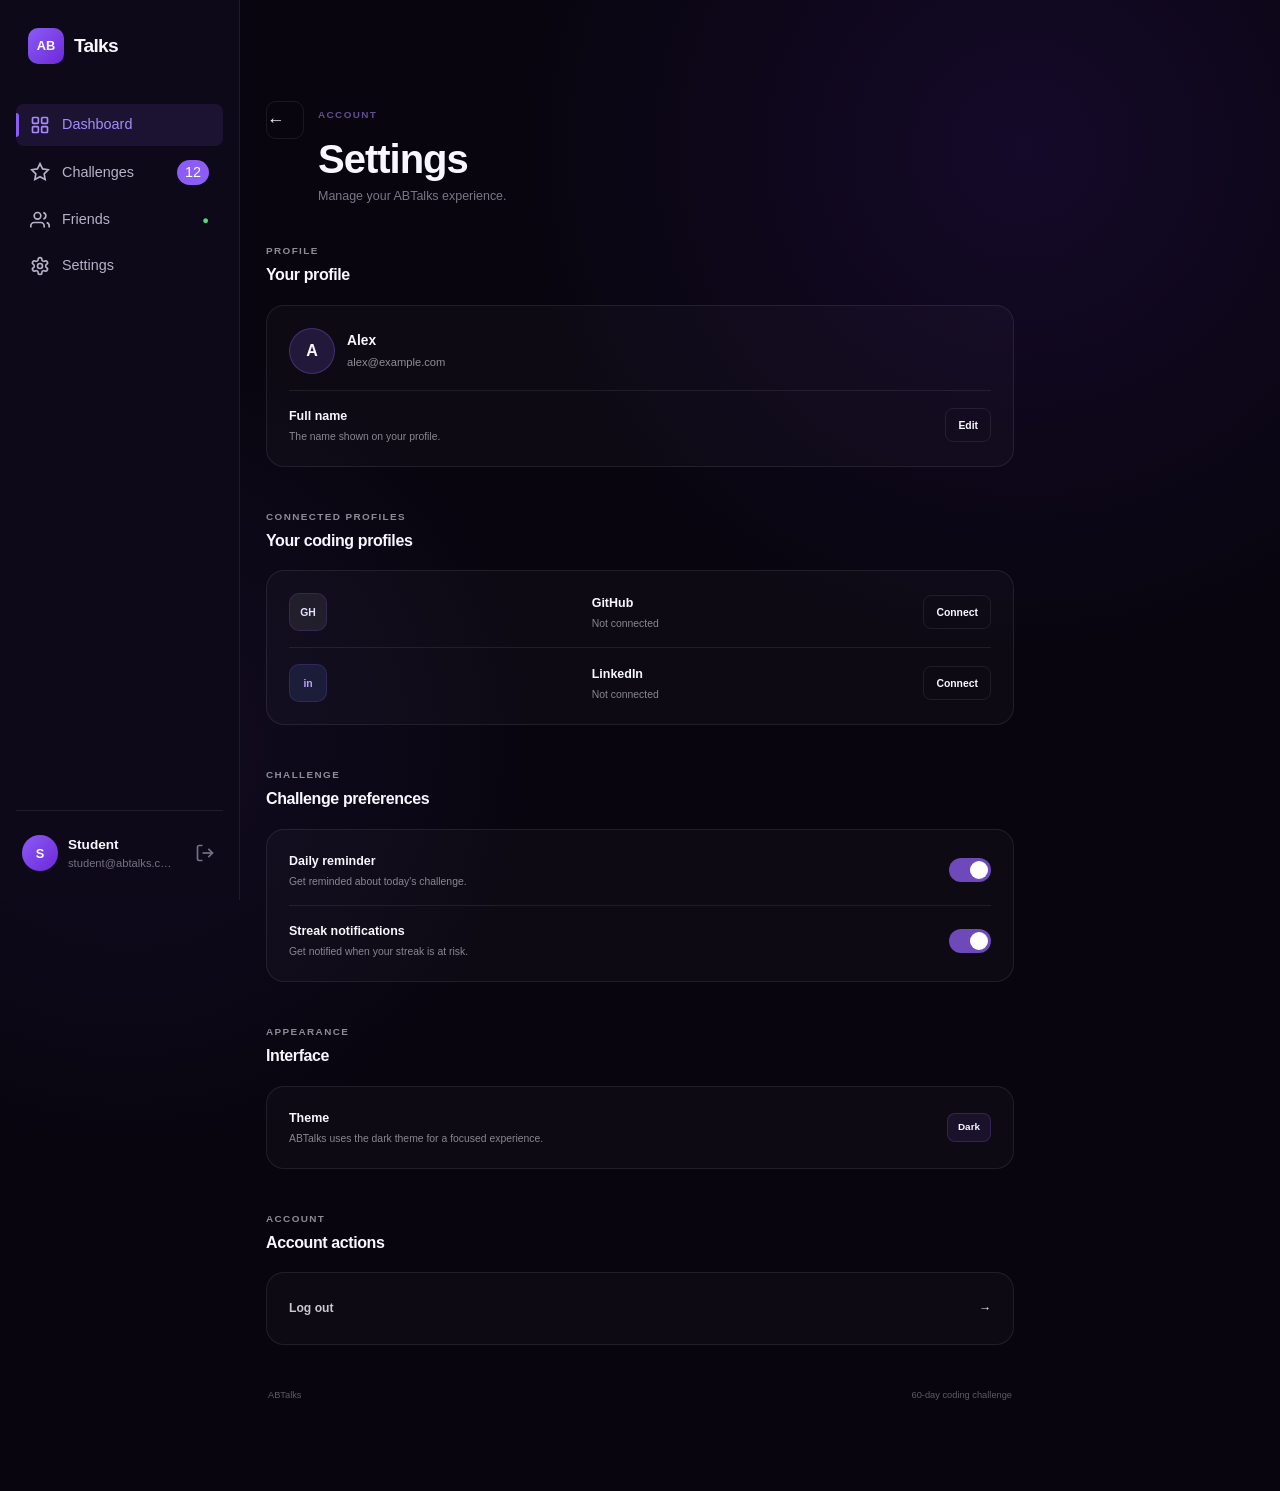
<file: settings.html>
<!DOCTYPE html>
<html lang="en">

<head>
    <meta charset="UTF-8">

    <meta
        name="viewport"
        content="width=device-width, initial-scale=1.0"
    >

    <title>Settings | ABTalks</title>

    <link
        rel="stylesheet"
        href="css/style.css"
    
    >
       <link rel="stylesheet" href="css/sidebar.css"> 

</head>

<body>
    <!-- ============================================================
         SIDEBAR (Desktop & Tablet) - ALWAYS VISIBLE ON DESKTOP
         ============================================================ -->
    <aside class="sidebar-nav" id="sidebarNav">
        <div class="sidebar-brand">
            <span class="brand-icon">AB</span>
            <span class="brand-name">Talks</span>
        </div>
        <nav class="sidebar-menu">
            <a href="student_dashboard.html" class="sidebar-link active" data-page="dashboard">
                <svg class="sidebar-icon" viewBox="0 0 24 24" fill="none" stroke="currentColor" stroke-width="2">
                    <rect x="3" y="3" width="7" height="7" rx="1"/>
                    <rect x="14" y="3" width="7" height="7" rx="1"/>
                    <rect x="3" y="14" width="7" height="7" rx="1"/>
                    <rect x="14" y="14" width="7" height="7" rx="1"/>
                </svg>
                <span>Dashboard</span>
            </a>
            <a href="challenge_day.html" class="sidebar-link" data-page="challenges">
                <svg class="sidebar-icon" viewBox="0 0 24 24" fill="none" stroke="currentColor" stroke-width="2">
                    <path d="M12 2L15.09 8.26L22 9.27L17 14.14L18.18 21.02L12 17.77L5.82 21.02L7 14.14L2 9.27L8.91 8.26L12 2Z"/>
                </svg>
                <span>Challenges</span>
                <span class="badge">12</span>
            </a>
            <a href="friends.html" class="sidebar-link" data-page="friends">
                <svg class="sidebar-icon" viewBox="0 0 24 24" fill="none" stroke="currentColor" stroke-width="2">
                    <path d="M17 21v-2a4 4 0 0 0-4-4H5a4 4 0 0 0-4 4v2"/>
                    <circle cx="9" cy="7" r="4"/>
                    <path d="M23 21v-2a4 4 0 0 0-3-3.87"/>
                    <path d="M16 3.13a4 4 0 0 1 0 7.75"/>
                </svg>
                <span>Friends</span>
                <span class="badge online-dot">●</span>
            </a>
            <a href="settings.html" class="sidebar-link" data-page="settings">
                <svg class="sidebar-icon" viewBox="0 0 24 24" fill="none" stroke="currentColor" stroke-width="2">
                    <path d="M12.22 2h-.44a2 2 0 0 0-2 2v.18a2 2 0 0 1-1 1.73l-.43.25a2 2 0 0 1-2 0l-.15-.08a2 2 0 0 0-2.73.73l-.22.38a2 2 0 0 0 .73 2.73l.15.1a2 2 0 0 1 1 1.72v.51a2 2 0 0 1-1 1.74l-.15.09a2 2 0 0 0-.73 2.73l.22.38a2 2 0 0 0 2.73.73l.15-.08a2 2 0 0 1 2 0l.43.25a2 2 0 0 1 1 1.73V20a2 2 0 0 0 2 2h.44a2 2 0 0 0 2-2v-.18a2 2 0 0 1 1-1.73l.43-.25a2 2 0 0 1 2 0l.15.08a2 2 0 0 0 2.73-.73l.22-.39a2 2 0 0 0-.73-2.73l-.15-.08a2 2 0 0 1-1-1.74v-.5a2 2 0 0 1 1-1.74l.15-.09a2 2 0 0 0 .73-2.73l-.22-.38a2 2 0 0 0-2.73-.73l-.15.08a2 2 0 0 1-2 0l-.43-.25a2 2 0 0 1-1-1.73V4a2 2 0 0 0-2-2z"/>
                    <circle cx="12" cy="12" r="3"/>
                </svg>
                <span>Settings</span>
            </a>
        </nav>
        <div class="sidebar-footer">
            <div class="user-profile">
                <div class="user-avatar">S</div>
                <div class="user-info">
                    <span class="user-name">Student</span>
                    <span class="user-email">student@abtalks.com</span>
                </div>
            </div>
            <button class="logout-btn" title="Logout">
                <svg viewBox="0 0 24 24" fill="none" stroke="currentColor" stroke-width="2">
                    <path d="M9 21H5a2 2 0 0 1-2-2V5a2 2 0 0 1 2-2h4"/>
                    <polyline points="16 17 21 12 16 7"/>
                    <line x1="21" y1="12" x2="9" y2="12"/>
                </svg>
            </button>
        </div>
    </aside>
    <div class="sidebar-overlay" id="sidebarOverlay"></div>
    <button class="sidebar-toggle" id="sidebarToggle" aria-label="Toggle sidebar">☰</button>


    <div class="app-shell">

        <!-- =========================================
             MOBILE / RESPONSIVE NAVIGATION
        ========================================== -->

        <nav class="app-nav">

            <div class="nav-brand">
                <span class="brand-mark">A</span>
                <span class="brand-name">ABTalks</span>
            </div>

            <div class="nav-links">

                <a href="student_dashboard.html">
                    Dashboard
                </a>

                <a href="challenge_day.html">
                    Challenge
                </a>

                <a
                    href="settings.html"
                    class="active"
                >
                    Settings
                </a>

            </div>

        </nav>


        <!-- =========================================
             MAIN CONTENT
        ========================================== -->

        <main class="settings-page">

            <!-- Header -->

            <header class="page-header">

                <button
                    class="back-button"
                    type="button"
                    onclick="goBack()"
                    aria-label="Go back"
                >
                    ←
                </button>

                <div>

                    <span class="eyebrow">
                        ACCOUNT
                    </span>

                    <h1>
                        Settings
                    </h1>

                    <p>
                        Manage your ABTalks experience.
                    </p>

                </div>

            </header>


            <!-- =====================================
                 PROFILE
            ====================================== -->

            <section class="settings-section">

                <div class="section-heading">

                    <span class="section-label">
                        PROFILE
                    </span>

                    <h2>
                        Your profile
                    </h2>

                </div>


                <div class="settings-card">

                    <div class="profile-settings">

                        <div class="settings-avatar">
                            A
                        </div>

                        <div class="profile-info">

                            <strong
                                data-student-name
                            >
                                Alex
                            </strong>

                            <span
                                data-student-email
                            >
                                alex@example.com
                            </span>

                        </div>

                    </div>


                    <div class="settings-divider"></div>


                    <div class="setting-row">

                        <div class="setting-content">

                            <strong>
                                Full name
                            </strong>

                            <span>
                                The name shown on your profile.
                            </span>

                        </div>

                        <button
                            class="settings-action"
                            type="button"
                            data-edit-profile
                        >
                            Edit
                        </button>

                    </div>

                </div>

            </section>


            <!-- =====================================
                 CONNECTED PROFILES
            ====================================== -->

            <section class="settings-section">

                <div class="section-heading">

                    <span class="section-label">
                        CONNECTED PROFILES
                    </span>

                    <h2>
                        Your coding profiles
                    </h2>

                </div>


                <div class="settings-card">


                    <!-- GitHub -->

                    <div class="connection-row">

                        <div class="connection-icon github-icon">
                            GH
                        </div>

                        <div class="connection-info">

                            <strong>
                                GitHub
                            </strong>

                            <span
                                data-github-status
                            >
                                Not connected
                            </span>

                        </div>

                        <button
                            class="settings-action"
                            type="button"
                            data-github-action
                        >
                            Connect
                        </button>

                    </div>


                    <div class="settings-divider"></div>


                    <!-- LinkedIn -->

                    <div class="connection-row">

                        <div class="connection-icon linkedin-icon">
                            in
                        </div>

                        <div class="connection-info">

                            <strong>
                                LinkedIn
                            </strong>

                            <span
                                data-linkedin-status
                            >
                                Not connected
                            </span>

                        </div>

                        <button
                            class="settings-action"
                            type="button"
                            data-linkedin-action
                        >
                            Connect
                        </button>

                    </div>

                </div>

            </section>


            <!-- =====================================
                 CHALLENGE PREFERENCES
            ====================================== -->

            <section class="settings-section">

                <div class="section-heading">

                    <span class="section-label">
                        CHALLENGE
                    </span>

                    <h2>
                        Challenge preferences
                    </h2>

                </div>


                <div class="settings-card">


                    <!-- Reminder -->

                    <div class="setting-row">

                        <div class="setting-content">

                            <strong>
                                Daily reminder
                            </strong>

                            <span>
                                Get reminded about today's
                                challenge.
                            </span>

                        </div>

                        <label class="toggle">

                            <input
                                type="checkbox"
                                id="reminderToggle"
                                checked
                            >

                            <span class="toggle-slider"></span>

                        </label>

                    </div>


                    <div class="settings-divider"></div>


                    <!-- Streak notifications -->

                    <div class="setting-row">

                        <div class="setting-content">

                            <strong>
                                Streak notifications
                            </strong>

                            <span>
                                Get notified when your streak
                                is at risk.
                            </span>

                        </div>

                        <label class="toggle">

                            <input
                                type="checkbox"
                                id="streakToggle"
                                checked
                            >

                            <span class="toggle-slider"></span>

                        </label>

                    </div>

                </div>

            </section>


            <!-- =====================================
                 APPEARANCE
            ====================================== -->

            <section class="settings-section">

                <div class="section-heading">

                    <span class="section-label">
                        APPEARANCE
                    </span>

                    <h2>
                        Interface
                    </h2>

                </div>


                <div class="settings-card">

                    <div class="setting-row">

                        <div class="setting-content">

                            <strong>
                                Theme
                            </strong>

                            <span>
                                ABTalks uses the dark theme
                                for a focused experience.
                            </span>

                        </div>

                        <span class="theme-badge">
                            Dark
                        </span>

                    </div>

                </div>

            </section>


            <!-- =====================================
                 DANGER / ACCOUNT
            ====================================== -->

            <section class="settings-section">

                <div class="section-heading">

                    <span class="section-label">
                        ACCOUNT
                    </span>

                    <h2>
                        Account actions
                    </h2>

                </div>


                <div class="settings-card">

                    <button
                        class="danger-setting"
                        type="button"
                        data-logout
                    >

                        <span>
                            Log out
                        </span>

                        <span>
                            →
                        </span>

                    </button>

                </div>

            </section>


            <!-- Footer -->

            <footer class="settings-footer">

                <span>
                    ABTalks
                </span>

                <span>
                    60-day coding challenge
                </span>

            </footer>

        </main>

    </div>


    <!-- =========================================
         SCRIPTS
    ========================================== -->

    <script src="js/data.js"></script>

    <script src="js/app.js"></script>

    <script src="js/settings.js"></script>

</body>

</html>
</file>
<file: css/style.css>
/* =========================================================
   ABTALKS — GLOBAL STYLES
   ========================================================= */

:root {
    /* Backgrounds */
    --bg-main: #08050f;
    --bg-secondary: #0d0918;
    --bg-card: #120d1f;
    --bg-card-hover: #171026;
    --bg-input: #0b0713;

    /* Purple */
    --purple: #8b5cf6;
    --purple-light: #a78bfa;
    --purple-dark: #6d28d9;
    --purple-glow: rgba(139, 92, 246, 0.25);

    /* Text */
    --text-primary: #f8f7ff;
    --text-secondary: #b8b2c8;
    --text-muted: #777084;

    /* Borders */
    --border: rgba(255, 255, 255, 0.08);
    --border-hover: rgba(139, 92, 246, 0.45);

    /* Status */
    --success: #4ade80;
    --warning: #facc15;
    --danger: #f87171;

    /* Layout */
    --max-width: 1180px;
    --nav-width: 76px;

    /* Radius */
    --radius-sm: 8px;
    --radius-md: 14px;
    --radius-lg: 20px;
    --radius-xl: 28px;

    /* Shadows */
    --shadow-card:
        0 15px 50px rgba(0, 0, 0, 0.25);

    --shadow-purple:
        0 12px 35px rgba(109, 40, 217, 0.25);

    /* Transition */
    --transition: 0.25s ease;
}


/* =========================================================
   RESET
   ========================================================= */

* {
    margin: 0;
    padding: 0;
    box-sizing: border-box;
}

html {
    scroll-behavior: smooth;
}

body {
    min-height: 100vh;

    background:
        radial-gradient(
            circle at 80% 10%,
            rgba(109, 40, 217, 0.13),
            transparent 30%
        ),
        radial-gradient(
            circle at 10% 50%,
            rgba(139, 92, 246, 0.08),
            transparent 30%
        ),
        var(--bg-main);

    color: var(--text-primary);

    font-family:
        Inter,
        -apple-system,
        BlinkMacSystemFont,
        "Segoe UI",
        sans-serif;

    line-height: 1.5;

    overflow-x: hidden;
}

button,
input,
select,
textarea {
    font: inherit;
}

button {
    cursor: pointer;
}

a {
    color: inherit;
    text-decoration: none;
}

img {
    max-width: 100%;
    display: block;
}


/* =========================================================
   TYPOGRAPHY
   ========================================================= */

h1,
h2,
h3 {
    line-height: 1.15;
    letter-spacing: -0.025em;
}

h1 {
    font-size: clamp(2.2rem, 8vw, 4.8rem);
}

h2 {
    font-size: clamp(1.6rem, 5vw, 2.8rem);
}

h3 {
    font-size: 1.15rem;
}

p {
    color: var(--text-secondary);
}

.gradient-text {
    background:
        linear-gradient(
            120deg,
            #ffffff,
            var(--purple-light),
            var(--purple)
        );

    -webkit-background-clip: text;
    background-clip: text;
    color: transparent;
}

.eyebrow {
    display: inline-block;

    margin-bottom: 10px;

    color: var(--purple-light);

    font-size: 0.68rem;
    font-weight: 700;

    letter-spacing: 0.16em;
    text-transform: uppercase;
}


/* =========================================================
   BUTTONS
   ========================================================= */

.btn {
    display: inline-flex;

    align-items: center;
    justify-content: center;
    gap: 10px;

    min-height: 44px;

    padding: 0 18px;

    border: 1px solid transparent;
    border-radius: var(--radius-sm);

    font-size: 0.88rem;
    font-weight: 650;

    transition:
        transform var(--transition),
        background var(--transition),
        border var(--transition),
        box-shadow var(--transition);

    white-space: nowrap;
}

.btn:hover {
    transform: translateY(-2px);
}

.btn-primary {
    color: white;

    background:
        linear-gradient(
            135deg,
            var(--purple),
            var(--purple-dark)
        );

    box-shadow: var(--shadow-purple);
}

.btn-primary:hover {
    box-shadow:
        0 15px 45px rgba(109, 40, 217, 0.38);
}

.btn-secondary {
    color: var(--text-primary);

    background: rgba(255, 255, 255, 0.035);

    border-color: var(--border);
}

.btn-secondary:hover {
    border-color: var(--border-hover);
    background: rgba(139, 92, 246, 0.08);
}

.btn-large {
    min-height: 52px;
    padding: 0 24px;
}

.btn-full {
    width: 100%;
}


/* =========================================================
   LANDING PAGE
   ========================================================= */

.landing-page {
    width: 100%;
}

.landing-header {
    width: min(
        calc(100% - 32px),
        var(--max-width)
    );

    margin: auto;

    min-height: 76px;

    display: flex;
    align-items: center;
    justify-content: space-between;

    gap: 20px;
}

.brand-name {
    font-size: 1.25rem;
    font-weight: 800;
    letter-spacing: -0.04em;
}

.landing-nav {
    display: none;
}

.header-actions {
    display: flex;
    gap: 8px;
}

.header-actions .btn-secondary {
    display: none;
}


/* =========================================================
   HERO
   ========================================================= */

.hero-section {
    width: min(
        calc(100% - 32px),
        var(--max-width)
    );

    margin: auto;

    min-height: 720px;

    display: grid;
    align-items: center;

    gap: 50px;

    padding: 70px 0;
}

.hero-content {
    max-width: 650px;
}

.hero-content h1 {
    margin-bottom: 14px;
}

.hero-title {
    margin-bottom: 18px;

    color: var(--text-primary);

    font-size: 1.35rem;
    font-weight: 650;
}

.hero-description {
    max-width: 580px;

    font-size: 1rem;
    line-height: 1.75;
}

.hero-actions {
    display: flex;
    flex-direction: column;

    gap: 10px;

    margin-top: 30px;
}

.hero-visual {
    position: relative;

    min-height: 350px;

    display: flex;
    align-items: center;
    justify-content: center;
}

.hero-glow {
    position: absolute;

    width: 230px;
    height: 230px;

    border-radius: 50%;

    background: var(--purple);

    filter: blur(110px);

    opacity: 0.22;
}

.floating-card {
    position: absolute;

    width: 190px;

    padding: 18px;

    background:
        linear-gradient(
            145deg,
            rgba(28, 20, 43, 0.95),
            rgba(14, 9, 25, 0.95)
        );

    border: 1px solid var(--border);

    border-radius: var(--radius-md);

    box-shadow: var(--shadow-card);

    backdrop-filter: blur(20px);
}

.streak-card {
    top: 10px;
    left: 0;
}

.progress-card {
    right: 0;
    top: 85px;
}

.proof-card {
    bottom: 5px;
    left: 35px;
}

.card-label {
    display: block;

    margin-bottom: 8px;

    color: var(--text-muted);

    font-size: 0.58rem;
    font-weight: 700;

    letter-spacing: 0.12em;
}

.floating-card strong {
    display: block;

    margin-bottom: 5px;

    font-size: 1.3rem;
}

.card-status {
    color: var(--success);

    font-size: 0.75rem;
}

.mini-progress {
    width: 100%;
    height: 5px;

    margin-top: 10px;

    overflow: hidden;

    background: rgba(255, 255, 255, 0.07);

    border-radius: 10px;
}

.mini-progress span {
    display: block;

    height: 100%;

    background: var(--purple);

    border-radius: inherit;
}

.proof-item {
    display: flex;

    align-items: center;
    gap: 8px;

    margin-top: 8px;

    font-size: 0.72rem;
}

.proof-item span {
    color: var(--success);
}


/* =========================================================
   LANDING SECTIONS
   ========================================================= */

.challenge-section,
.features-section,
.final-cta {
    width: min(
        calc(100% - 32px),
        var(--max-width)
    );

    margin: auto;

    padding: 80px 0;
}

.section-heading {
    max-width: 650px;

    margin-bottom: 35px;
}

.section-heading.left {
    text-align: left;
}

.section-heading p {
    margin-top: 12px;
}

.challenge-timeline {
    display: flex;
    align-items: center;

    width: 100%;

    margin-top: 45px;
}

.timeline-item {
    display: flex;
    flex-direction: column;

    align-items: center;

    gap: 7px;

    min-width: 65px;

    color: var(--text-muted);

    font-size: 0.65rem;
}

.timeline-number {
    display: grid;

    width: 42px;
    height: 42px;

    place-items: center;

    border: 1px solid var(--border);

    border-radius: 50%;

    font-size: 0.72rem;
}

.timeline-item.active {
    color: var(--text-primary);
}

.timeline-item.active .timeline-number {
    background: var(--purple);
    border-color: var(--purple);
}

.timeline-line {
    flex: 1;

    height: 1px;

    background: var(--border);
}

.feature-grid {
    display: grid;
    gap: 14px;
}

.feature-card {
    padding: 25px;

    background: var(--bg-card);

    border: 1px solid var(--border);

    border-radius: var(--radius-lg);

    transition:
        transform var(--transition),
        border var(--transition);
}

.feature-card:hover {
    transform: translateY(-4px);
    border-color: var(--border-hover);
}

.feature-icon {
    display: grid;

    width: 44px;
    height: 44px;

    margin-bottom: 20px;

    place-items: center;

    color: var(--purple-light);

    background: rgba(139, 92, 246, 0.1);

    border: 1px solid rgba(139, 92, 246, 0.2);

    border-radius: 12px;

    font-size: 0.8rem;
    font-weight: 800;
}

.feature-card p {
    margin-top: 10px;

    font-size: 0.88rem;
}

.final-cta {
    text-align: center;
}

.final-cta > * {
    display: block;
}

.final-cta h2 {
    margin-bottom: 15px;
}

.final-cta p {
    margin-bottom: 25px;
}

.final-cta .btn {
    width: fit-content;
    margin: auto;
}

.site-footer {
    width: min(
        calc(100% - 32px),
        var(--max-width)
    );

    margin: auto;

    padding: 25px 0 35px;

    display: flex;
    justify-content: space-between;

    color: var(--text-muted);

    border-top: 1px solid var(--border);

    font-size: 0.7rem;
}


/* =========================================================
   AUTH PAGE
   ========================================================= */

.auth-page {
    min-height: 100vh;

    display: flex;
    align-items: center;
    justify-content: center;

    padding: 30px 16px;

    position: relative;
}

.auth-page::before {
    content: "";

    position: fixed;

    width: 300px;
    height: 300px;

    top: -100px;
    right: -100px;

    background: var(--purple);

    filter: blur(130px);

    opacity: 0.14;

    pointer-events: none;
}

.auth-container {
    width: 100%;
    max-width: 430px;
}

.back-button {
    display: inline-flex;

    align-items: center;
    gap: 6px;

    color: var(--text-muted);

    font-size: 0.8rem;

    transition: color var(--transition);
}

.back-button:hover {
    color: var(--text-primary);
}

.auth-page > .back-button {
    position: absolute;

    top: 25px;
    left: 20px;
}

.auth-brand {
    margin-bottom: 50px;

    text-align: center;
}

.auth-brand .brand-name {
    display: block;

    margin-bottom: 5px;

    font-size: 1.5rem;
}

.brand-tagline {
    color: var(--text-muted);

    font-size: 0.7rem;
}

.auth-heading {
    margin-bottom: 30px;
}

.auth-heading h1 {
    font-size: 2.3rem;
}

.auth-heading p {
    margin-top: 10px;
}

.auth-form {
    display: grid;
    gap: 20px;
}

.form-group {
    display: grid;
    gap: 8px;
}

.form-group label {
    color: var(--text-secondary);

    font-size: 0.75rem;
    font-weight: 600;
}

.form-label-row {
    display: flex;
    justify-content: space-between;
}

.forgot-password {
    color: var(--purple-light);

    font-size: 0.7rem;
}

input,
select,
textarea {
    width: 100%;

    min-height: 48px;

    padding: 0 14px;

    color: var(--text-primary);

    background: var(--bg-input);

    border: 1px solid var(--border);

    border-radius: var(--radius-sm);

    outline: none;

    transition:
        border var(--transition),
        box-shadow var(--transition);
}

textarea {
    padding-top: 14px;
}

input::placeholder {
    color: var(--text-muted);
}

input:focus,
select:focus,
textarea:focus {
    border-color: var(--purple);

    box-shadow:
        0 0 0 3px rgba(139, 92, 246, 0.1);
}

select {
    cursor: pointer;
}

.password-input {
    position: relative;
}

.password-input input {
    padding-right: 65px;
}

.password-toggle {
    position: absolute;

    top: 50%;
    right: 12px;

    transform: translateY(-50%);

    border: 0;

    color: var(--purple-light);

    background: transparent;

    font-size: 0.7rem;
}

.auth-divider {
    display: flex;
    align-items: center;

    gap: 12px;

    color: var(--text-muted);
}

.auth-divider span {
    flex: 1;

    height: 1px;

    background: var(--border);
}

.auth-divider p {
    font-size: 0.7rem;
}

.auth-footer {
    display: flex;

    align-items: center;
    justify-content: center;

    gap: 6px;

    margin-top: 25px;

    font-size: 0.75rem;
}

.auth-footer p {
    color: var(--text-muted);
}

.create-account {
    color: var(--purple-light);
}


/* =========================================================
   APP LAYOUT
   ========================================================= */

.app-page {
    min-height: 100vh;
}

.navigation-rail {
    display: none;
}

.app-content {
    width: min(
        calc(100% - 32px),
        var(--max-width)
    );

    margin: auto;

    padding: 35px 0 70px;
}

.app-header,
.dashboard-header,
.challenge-header {
    display: flex;

    align-items: flex-start;
    justify-content: space-between;

    gap: 20px;

    margin-bottom: 35px;
}

.app-header h1,
.dashboard-header h1,
.challenge-header h1 {
    margin-bottom: 10px;

    font-size: 2rem;
}

.header-profile {
    flex-shrink: 0;
}

.profile-avatar {
    display: grid;

    width: 40px;
    height: 40px;

    place-items: center;

    color: white;

    background:
        linear-gradient(
            135deg,
            var(--purple),
            var(--purple-dark)
        );

    border-radius: 50%;

    font-size: 0.8rem;
    font-weight: 700;
}


/* =========================================================
   SETUP PROGRESS
   ========================================================= */

.setup-progress {
    margin-bottom: 45px;
}

.progress-header {
    display: flex;

    justify-content: space-between;

    margin-bottom: 9px;

    color: var(--text-muted);

    font-size: 0.68rem;
}

.progress-track,
.large-progress {
    width: 100%;

    height: 6px;

    overflow: hidden;

    background: rgba(255, 255, 255, 0.07);

    border-radius: 10px;
}

.progress-fill,
.large-progress span {
    display: block;

    height: 100%;

    background:
        linear-gradient(
            90deg,
            var(--purple-dark),
            var(--purple-light)
        );

    border-radius: inherit;
}


/* =========================================================
   MODULES
   ========================================================= */

.module-list {
    display: grid;
    gap: 14px;
}

.module-card {
    padding: 22px;

    background: var(--bg-card);

    border: 1px solid var(--border);

    border-radius: var(--radius-lg);

    transition:
        border var(--transition),
        transform var(--transition),
        background var(--transition);
}

.module-card:hover {
    transform: translateY(-3px);

    border-color: var(--border-hover);

    background: var(--bg-card-hover);
}

.module-card-top {
    display: flex;

    align-items: center;
    justify-content: space-between;

    margin-bottom: 20px;
}

.module-icon,
.connection-icon,
.submission-icon {
    display: grid;

    width: 48px;
    height: 48px;

    place-items: center;

    color: var(--purple-light);

    background: rgba(139, 92, 246, 0.1);

    border: 1px solid rgba(139, 92, 246, 0.18);

    border-radius: 14px;

    font-size: 0.8rem;
    font-weight: 800;
}

.module-status,
.status-badge,
.connection-badge,
.submission-status {
    padding: 5px 9px;

    color: var(--text-muted);

    background: rgba(255, 255, 255, 0.04);

    border: 1px solid var(--border);

    border-radius: 100px;

    font-size: 0.58rem;
    font-weight: 700;

    letter-spacing: 0.06em;
}

.module-content p {
    margin-top: 8px;

    font-size: 0.82rem;
}

.module-action {
    display: flex;

    align-items: center;
    justify-content: space-between;

    margin-top: 22px;

    padding-top: 17px;

    color: var(--purple-light);

    border-top: 1px solid var(--border);

    font-size: 0.78rem;
    font-weight: 650;
}

.module-footer {
    display: flex;

    flex-direction: column;

    gap: 15px;

    margin-top: 30px;

    padding-top: 25px;

    border-top: 1px solid var(--border);
}

.module-footer p {
    font-size: 0.72rem;
}


/* =========================================================
   PLATFORM SETUP
   ========================================================= */

.setup-section,
.profile-form-section,
.saved-profiles-section,
.connection-section,
.profile-result-section,
.github-result-section {
    margin-bottom: 45px;
}

.platform-grid {
    display: grid;

    grid-template-columns: repeat(2, 1fr);

    gap: 10px;
}

.platform-card {
    display: flex;

    flex-direction: column;

    align-items: flex-start;

    gap: 12px;

    min-height: 115px;

    padding: 16px;

    color: var(--text-primary);

    background: var(--bg-card);

    border: 1px solid var(--border);

    border-radius: var(--radius-md);

    text-align: left;

    transition: var(--transition);
}

.platform-card:hover,
.platform-card.selected {
    border-color: var(--purple);

    background: rgba(139, 92, 246, 0.08);
}

.platform-icon {
    display: grid;

    width: 34px;
    height: 34px;

    place-items: center;

    color: var(--purple-light);

    background: rgba(139, 92, 246, 0.1);

    border-radius: 9px;

    font-size: 0.65rem;
    font-weight: 800;
}

.platform-name {
    font-size: 0.78rem;
    font-weight: 650;
}

.setup-form {
    display: grid;
    gap: 18px;
}


/* =========================================================
   SAVED PROFILES / EMPTY STATE
   ========================================================= */

.saved-profile-list {
    display: grid;
    gap: 10px;
}

.empty-state {
    padding: 35px 20px;

    text-align: center;

    background: rgba(255, 255, 255, 0.02);

    border: 1px dashed var(--border);

    border-radius: var(--radius-md);
}

.empty-icon {
    margin-bottom: 12px;

    color: var(--text-muted);

    font-size: 1.3rem;
}

.empty-state h3 {
    font-size: 0.95rem;
}

.empty-state p {
    margin-top: 5px;

    font-size: 0.72rem;
}

.setup-navigation {
    display: flex;

    justify-content: space-between;

    gap: 10px;

    margin-top: 40px;
}


/* =========================================================
   CONNECTION
   ========================================================= */

.connection-section {
    display: flex;
    justify-content: center;
}

.connection-card {
    width: 100%;
    max-width: 600px;

    padding: 28px;

    background: var(--bg-card);

    border: 1px solid var(--border);

    border-radius: var(--radius-xl);

    box-shadow: var(--shadow-card);
}

.connection-card .connection-icon {
    margin-bottom: 20px;
}

.connection-card h2 {
    margin-top: 14px;

    font-size: 1.65rem;
}

.connection-card > p {
    margin: 10px 0 25px;

    font-size: 0.82rem;
}

.linkedin-icon {
    color: #b7a1ff;
}

.github-icon {
    color: #e4ddff;
}


/* =========================================================
   STATS
   ========================================================= */

.stats-grid {
    display: grid;

    grid-template-columns: repeat(2, 1fr);

    gap: 10px;
}

.stat-card {
    padding: 18px;

    background: var(--bg-card);

    border: 1px solid var(--border);

    border-radius: var(--radius-md);
}

.stat-value {
    display: block;

    margin-bottom: 4px;

    color: var(--text-primary);

    font-size: 1.5rem;
    font-weight: 750;
}

.stat-label {
    display: block;

    color: var(--text-muted);

    font-size: 0.6rem;
    font-weight: 700;

    letter-spacing: 0.08em;

    text-transform: uppercase;
}


/* =========================================================
   LINKEDIN PROFILE
   ========================================================= */

.linkedin-profile-card {
    padding: 22px;

    background: var(--bg-card);

    border: 1px solid var(--border);

    border-radius: var(--radius-lg);
}

.profile-summary {
    display: flex;

    align-items: center;

    gap: 14px;

    margin-bottom: 25px;
}

.large-avatar {
    display: grid;

    width: 54px;
    height: 54px;

    flex-shrink: 0;

    place-items: center;

    color: white;

    background:
        linear-gradient(
            135deg,
            var(--purple),
            var(--purple-dark)
        );

    border-radius: 50%;

    font-weight: 700;
}

.profile-summary h3 {
    font-size: 1rem;
}

.profile-summary p {
    font-size: 0.72rem;
}

.verified-status {
    display: inline-block;

    margin-top: 5px;

    color: var(--success);

    font-size: 0.65rem;
}

.profile-sync {
    display: flex;

    justify-content: space-between;

    margin-top: 25px;

    color: var(--text-muted);

    font-size: 0.7rem;
}


/* =========================================================
   GITHUB ACTIVITY
   ========================================================= */

.activity-card {
    margin-top: 14px;

    padding: 22px;

    background: var(--bg-card);

    border: 1px solid var(--border);

    border-radius: var(--radius-lg);
}

.activity-header {
    display: flex;

    align-items: center;
    justify-content: space-between;

    margin-bottom: 20px;
}

.activity-status {
    color: var(--success);

    font-size: 0.68rem;
}

.activity-list {
    display: grid;
    gap: 15px;
}

.activity-item {
    display: flex;

    align-items: flex-start;

    gap: 12px;
}

.activity-dot {
    width: 8px;
    height: 8px;

    margin-top: 6px;

    flex-shrink: 0;

    background: var(--purple);

    border-radius: 50%;
}

.activity-item strong {
    font-size: 0.78rem;
}

.activity-item p {
    margin-top: 2px;

    font-size: 0.68rem;
}


/* =========================================================
   DASHBOARD
   ========================================================= */

.dashboard-header-actions {
    display: flex;

    align-items: center;

    gap: 10px;
}

.streak-hero {
    position: relative;

    display: flex;

    align-items: center;
    justify-content: space-between;

    min-height: 200px;

    margin-bottom: 14px;

    padding: 25px;

    overflow: hidden;

    background:
        radial-gradient(
            circle at 80% 50%,
            rgba(139, 92, 246, 0.22),
            transparent 40%
        ),
        var(--bg-card);

    border: 1px solid var(--border);

    border-radius: var(--radius-xl);
}

.streak-number {
    display: inline-block;

    margin-top: 5px;

    color: var(--text-primary);

    font-size: 4rem;
    font-weight: 800;

    line-height: 0.9;
}

.streak-label {
    color: var(--purple-light);

    font-size: 0.8rem;
}

.streak-info p {
    margin-top: 12px;

    max-width: 230px;

    font-size: 0.7rem;
}

.streak-ring {
    display: grid;

    width: 100px;
    height: 100px;

    place-items: center;

    background:
        radial-gradient(
            circle,
            var(--bg-main) 55%,
            transparent 56%
        );

    border: 2px solid var(--purple);

    border-radius: 50%;

    box-shadow:
        0 0 40px rgba(139, 92, 246, 0.25);
}

.streak-ring span {
    font-size: 1.8rem;
}

.dashboard-card {
    margin-bottom: 14px;

    padding: 22px;

    background: var(--bg-card);

    border: 1px solid var(--border);

    border-radius: var(--radius-lg);
}

.card-header {
    display: flex;

    align-items: flex-start;
    justify-content: space-between;

    gap: 15px;

    margin-bottom: 20px;
}

.card-header h2 {
    font-size: 1.25rem;
}

.card-header > strong {
    color: var(--purple-light);

    font-size: 1rem;
}

.progress-meta {
    display: flex;

    justify-content: space-between;

    margin-top: 10px;

    color: var(--text-muted);

    font-size: 0.65rem;
}

.task-description {
    margin-bottom: 18px;

    font-size: 0.8rem;

    line-height: 1.7;
}

.task-meta {
    display: flex;

    flex-wrap: wrap;

    gap: 8px;

    margin-bottom: 20px;
}

.task-meta span {
    padding: 6px 9px;

    color: var(--text-muted);

    background: rgba(255, 255, 255, 0.035);

    border: 1px solid var(--border);

    border-radius: 6px;

    font-size: 0.62rem;
}

.completion-count {
    color: var(--purple-light);

    font-size: 0.8rem;
    font-weight: 700;
}

.check-list {
    display: grid;
    gap: 10px;
}

.check-item {
    display: flex;

    align-items: center;

    gap: 10px;

    padding: 12px;

    background: rgba(255, 255, 255, 0.025);

    border: 1px solid var(--border);

    border-radius: 8px;

    color: var(--text-secondary);

    font-size: 0.75rem;
}

.check-item input {
    width: 15px;
    height: 15px;

    min-height: unset;
}

.dashboard-stats {
    display: grid;

    grid-template-columns: repeat(3, 1fr);

    gap: 10px;

    margin-bottom: 14px;
}

.dashboard-stats .stat-card {
    padding: 16px 12px;
}

.dashboard-stats .stat-value {
    font-size: 1.25rem;
}

.stat-change {
    display: block;

    margin-top: 4px;

    color: var(--success);

    font-size: 0.58rem;
}

.achievements-card {
    margin-bottom: 0;
}

.achievement-list {
    display: grid;
    gap: 12px;
}

.achievement-item {
    display: flex;

    align-items: center;

    gap: 12px;

    padding: 12px;

    background: rgba(255, 255, 255, 0.025);

    border-radius: 10px;
}

.achievement-icon {
    display: grid;

    width: 38px;
    height: 38px;

    flex-shrink: 0;

    place-items: center;

    background: rgba(139, 92, 246, 0.1);

    border-radius: 10px;
}

.achievement-item strong {
    font-size: 0.76rem;
}

.achievement-item p {
    margin-top: 2px;

    font-size: 0.63rem;
}


/* =========================================================
   CHALLENGE DAY
   ========================================================= */

.challenge-header {
    align-items: center;
}

.challenge-header .back-button {
    margin-bottom: 18px;
}

.day-indicator {
    display: flex;

    align-items: baseline;

    color: var(--purple-light);
}

.day-indicator span {
    font-size: 2.5rem;
    font-weight: 800;
}

.day-indicator small {
    color: var(--text-muted);

    font-size: 0.8rem;
}

.challenge-task-card,
.challenge-section-card,
.submission-card,
.submission-summary,
.completion-state {
    margin-bottom: 14px;

    padding: 24px;

    background: var(--bg-card);

    border: 1px solid var(--border);

    border-radius: var(--radius-lg);
}

.task-card-header,
.submission-header,
.summary-header {
    display: flex;

    align-items: flex-start;
    justify-content: space-between;

    gap: 15px;

    margin-bottom: 20px;
}

.challenge-task-card h2 {
    margin-bottom: 12px;

    font-size: 1.55rem;
}

.challenge-task-card > p {
    font-size: 0.8rem;

    line-height: 1.75;
}

.challenge-meta {
    display: grid;

    grid-template-columns: repeat(3, 1fr);

    gap: 8px;

    margin-top: 25px;

    padding-top: 20px;

    border-top: 1px solid var(--border);
}

.challenge-meta div {
    display: flex;
    flex-direction: column;

    gap: 4px;
}

.challenge-meta span {
    color: var(--text-muted);

    font-size: 0.55rem;
    font-weight: 700;

    letter-spacing: 0.08em;
}

.challenge-meta strong {
    color: var(--text-secondary);

    font-size: 0.65rem;
}

.requirement-list {
    display: grid;
    gap: 10px;
}

.requirement-item {
    display: flex;

    gap: 13px;

    padding: 14px;

    background: rgba(255, 255, 255, 0.025);

    border-radius: 10px;
}

.requirement-number {
    color: var(--purple-light);

    font-size: 0.68rem;
    font-weight: 750;
}

.requirement-item strong {
    font-size: 0.75rem;
}

.requirement-item p {
    margin-top: 3px;

    font-size: 0.65rem;
}

.proof-section {
    margin-top: 40px;
}

.submission-card {
    padding: 20px;
}

.submission-header {
    justify-content: flex-start;

    margin-bottom: 22px;
}

.submission-header h3 {
    font-size: 0.95rem;
}

.submission-status {
    display: inline-block;

    margin-top: 4px;
}

.submission-card .form-group {
    margin-bottom: 15px;
}

.summary-header {
    margin-bottom: 15px;
}

.summary-header h2 {
    font-size: 1.2rem;
}

.summary-header > strong {
    color: var(--purple-light);

    font-size: 0.9rem;
}

.submission-summary p {
    margin: 15px 0 20px;

    font-size: 0.7rem;
}

.completion-state {
    padding: 45px 25px;

    text-align: center;
}

.completion-icon {
    display: grid;

    width: 65px;
    height: 65px;

    margin: 0 auto 20px;

    place-items: center;

    color: var(--success);

    background: rgba(74, 222, 128, 0.08);

    border: 1px solid rgba(74, 222, 128, 0.2);

    border-radius: 50%;

    font-size: 1.4rem;
}

.completion-state h2 {
    margin-bottom: 10px;
}

.completion-state p {
    max-width: 400px;

    margin: 0 auto 25px;

    font-size: 0.78rem;
}

.hidden {
    display: none !important;
}


/* =========================================================
   DISABLED
   ========================================================= */

button:disabled,
.btn:disabled {
    cursor: not-allowed;

    opacity: 0.45;

    transform: none;
}

/* ============================================================
   TIMER STYLES
   ============================================================ */

.timer-container {
    display: flex;
    align-items: center;
    justify-content: space-between;
    gap: 12px;
    padding: 16px 0;
    margin: 16px 0 20px 0;
    border-top: 1px solid var(--border);
    border-bottom: 1px solid var(--border);
    flex-wrap: wrap;
}

.timer-display {
    display: flex;
    align-items: center;
    gap: 10px;
    font-size: 1.1rem;
}

.timer-icon {
    font-size: 1.3rem;
}

.timer-time {
    font-size: 1.8rem;
    font-weight: 700;
    color: var(--text-primary);
    font-variant-numeric: tabular-nums;
    min-width: 80px;
}

.timer-time.warning {
    color: var(--warning);
}

.timer-time.danger {
    color: var(--danger);
    animation: pulse 1s ease-in-out infinite;
}

.timer-label {
    color: var(--text-muted);
    font-size: 0.8rem;
    font-weight: 500;
}

.timer-start-btn {
    min-width: 100px;
    flex-shrink: 0;
}

.timer-start-btn.timer-active {
    background: var(--danger);
    border-color: var(--danger);
    color: white;
}

.timer-start-btn.timer-active:hover {
    background: #dc2626;
    border-color: #dc2626;
}

@keyframes pulse {
    0%, 100% { opacity: 1; }
    50% { opacity: 0.5; }
}

/* Mobile responsiveness */
@media (max-width: 480px) {
    .timer-container {
        flex-direction: column;
        align-items: stretch;
        gap: 14px;
    }
    
    .timer-display {
        justify-content: center;
    }
    
    .timer-time {
        font-size: 2rem;
        min-width: 70px;
    }
    
    .timer-start-btn {
        width: 100%;
        min-height: 48px;
    }
}

@media (min-width: 768px) {
    .timer-container {
        padding: 20px 0;
    }
    
    .timer-time {
        font-size: 2.2rem;
    }
}


/* ============================================================
   AUTH CARD STYLES
   ============================================================ */

.auth-card {
    background: var(--bg-card);
    border: 1px solid var(--border);
    border-radius: var(--radius-xl);
    padding: 32px 28px;
    box-shadow: var(--shadow-card);
    transition: all 0.3s ease;
    backdrop-filter: blur(10px);
    -webkit-backdrop-filter: blur(10px);
}

.auth-card:hover {
    border-color: rgba(139, 92, 246, 0.2);
    box-shadow: 
        0 20px 60px rgba(0, 0, 0, 0.3),
        0 0 40px rgba(139, 92, 246, 0.05);
}

/* ============================================================
   RESPONSIVE AUTH CARD
   ============================================================ */

@media (max-width: 480px) {
    .auth-card {
        padding: 24px 16px;
        border-radius: var(--radius-lg);
    }
}

@media (min-width: 768px) {
    .auth-card {
        padding: 40px 36px;
    }
}

/* ============================================================
   AUTH PAGE BACKGROUND ENHANCEMENT
   ============================================================ */

.auth-page {
    position: relative;
}

.auth-page::after {
    content: '';
    position: fixed;
    bottom: -100px;
    left: -100px;
    width: 300px;
    height: 300px;
    background: var(--purple);
    filter: blur(150px);
    opacity: 0.08;
    pointer-events: none;
    z-index: -1;
}

.auth-container {
    position: relative;
    z-index: 1;
}
/* =========================================================
   ABTALKS — SETTINGS PAGE
   MOBILE FIRST
========================================================= */

.settings-page {
    width: 100%;
    max-width: 760px;
    margin: 0 auto;

    padding:
        24px 16px
        40px;
}


/* ---------------------------------------------------------
   PAGE HEADER
--------------------------------------------------------- */

.page-header {
    display: flex;
    align-items: flex-start;
    gap: 14px;

    margin-bottom: 32px;
}

.page-header h1 {
    margin: 4px 0 6px;

    font-size: clamp(
        1.7rem,
        7vw,
        2.5rem
    );

    line-height: 1.1;
}

.page-header p {
    margin: 0;

    font-size: 0.78rem;

    line-height: 1.5;

    opacity: 0.65;
}

.eyebrow,
.section-label {
    font-size: 0.62rem;

    letter-spacing: 0.14em;

    font-weight: 700;

    opacity: 0.55;
}


/* ---------------------------------------------------------
   BACK BUTTON
--------------------------------------------------------- */

.back-button {
    width: 38px;
    height: 38px;

    flex-shrink: 0;

    border: 1px solid var(--border);

    border-radius: 10px;

    background: transparent;

    color: inherit;

    cursor: pointer;

    font-size: 1.1rem;

    transition:
        background 0.2s ease,
        transform 0.2s ease;
}

.back-button:hover {
    background: rgba(255,255,255,0.06);
}

.back-button:active {
    transform: scale(0.95);
}


/* ---------------------------------------------------------
   SECTIONS
--------------------------------------------------------- */

.settings-section {
    margin-bottom: 30px;
}

.section-heading {
    margin-bottom: 12px;
}

.section-heading h2 {
    margin: 5px 0 0;

    font-size: 1rem;

    font-weight: 700;
}


/* ---------------------------------------------------------
   SETTINGS CARD
--------------------------------------------------------- */

.settings-card {
    width: 100%;

    padding: 16px;

    border:
        1px solid var(--border);

    border-radius: 16px;

    background:
        rgba(255,255,255,0.025);

    box-sizing: border-box;
}


/* ---------------------------------------------------------
   PROFILE
--------------------------------------------------------- */

.profile-settings {
    display: flex;

    align-items: center;

    gap: 12px;
}

.settings-avatar {
    width: 46px;
    height: 46px;

    flex-shrink: 0;

    display: flex;

    align-items: center;
    justify-content: center;

    border-radius: 50%;

    background:
        rgba(150,100,255,0.16);

    border:
        1px solid
        rgba(150,100,255,0.3);

    font-weight: 700;
}

.profile-info {
    min-width: 0;

    display: flex;

    flex-direction: column;

    gap: 3px;
}

.profile-info strong {
    font-size: 0.86rem;
}

.profile-info span {
    font-size: 0.7rem;

    opacity: 0.55;

    overflow: hidden;

    text-overflow: ellipsis;

    white-space: nowrap;
}


/* ---------------------------------------------------------
   ROWS
--------------------------------------------------------- */

.setting-row,
.connection-row {
    display: flex;

    align-items: center;

    justify-content: space-between;

    gap: 12px;

    min-width: 0;
}

.setting-content,
.connection-info {
    min-width: 0;

    display: flex;

    flex-direction: column;

    gap: 4px;
}

.setting-content strong,
.connection-info strong {
    font-size: 0.78rem;
}

.setting-content span,
.connection-info span {
    font-size: 0.65rem;

    line-height: 1.4;

    opacity: 0.52;
}


/* ---------------------------------------------------------
   DIVIDER
--------------------------------------------------------- */

.settings-divider {
    height: 1px;

    margin: 16px 0;

    background:
        var(--border);
}


/* ---------------------------------------------------------
   ACTION BUTTON
--------------------------------------------------------- */

.settings-action {
    flex-shrink: 0;

    min-height: 34px;

    padding:
        7px 12px;

    border:
        1px solid var(--border);

    border-radius: 8px;

    background: transparent;

    color: inherit;

    font-size: 0.65rem;

    font-weight: 700;

    cursor: pointer;
}

.settings-action:hover {
    background:
        rgba(255,255,255,0.06);
}


/* ---------------------------------------------------------
   CONNECTION ICON
--------------------------------------------------------- */

.connection-icon {
    width: 38px;
    height: 38px;

    flex-shrink: 0;

    display: flex;

    align-items: center;
    justify-content: center;

    border-radius: 10px;

    font-size: 0.65rem;

    font-weight: 800;
}

.github-icon {
    background:
        rgba(255,255,255,0.07);
}

.linkedin-icon {
    background:
        rgba(100,140,255,0.12);
}


/* ---------------------------------------------------------
   TOGGLE
--------------------------------------------------------- */

.toggle {
    position: relative;

    width: 42px;
    height: 24px;

    flex-shrink: 0;
}

.toggle input {
    opacity: 0;

    width: 0;
    height: 0;
}

.toggle-slider {
    position: absolute;

    inset: 0;

    border-radius: 50px;

    background:
        rgba(255,255,255,0.12);

    cursor: pointer;

    transition:
        0.2s ease;
}

.toggle-slider::before {
    content: "";

    position: absolute;

    width: 18px;
    height: 18px;

    left: 3px;
    top: 3px;

    border-radius: 50%;

    background: #fff;

    transition:
        0.2s ease;
}

.toggle input:checked
+ .toggle-slider::before {
    transform:
        translateX(18px);
}

.toggle input:checked
+ .toggle-slider {
    background:
        rgba(150,100,255,0.7);
}


/* ---------------------------------------------------------
   THEME BADGE
--------------------------------------------------------- */

.theme-badge {
    flex-shrink: 0;

    padding:
        6px 10px;

    border-radius: 8px;

    background:
        rgba(150,100,255,0.1);

    border:
        1px solid
        rgba(150,100,255,0.2);

    font-size: 0.62rem;

    font-weight: 700;
}


/* ---------------------------------------------------------
   DANGER
--------------------------------------------------------- */

.danger-setting {
    width: 100%;

    display: flex;

    justify-content: space-between;

    align-items: center;

    padding: 4px 0;

    border: 0;

    background: transparent;

    color: inherit;

    cursor: pointer;

    font-size: 0.76rem;

    font-weight: 700;
}

.danger-setting span:first-child {
    opacity: 0.8;
}


/* ---------------------------------------------------------
   FOOTER
--------------------------------------------------------- */

.settings-footer {
    display: flex;

    justify-content: space-between;

    gap: 12px;

    padding: 8px 2px;

    font-size: 0.58rem;

    opacity: 0.35;
}


/* =========================================================
   TABLET
========================================================= */

@media (min-width: 768px) {

    .settings-page {
        padding:
            40px 28px
            60px;
    }

    .settings-card {
        padding: 20px;
    }

}


/* =========================================================
   DESKTOP
========================================================= */

@media (min-width: 1024px) {

    .settings-page {
        max-width: 820px;

        padding:
            48px 36px
            80px;
    }

    .settings-section {
        margin-bottom: 36px;
    }

    .settings-card {
        border-radius: 18px;

        padding: 22px;
    }

}


/* =========================================================
   LARGE DESKTOP
========================================================= */

@media (min-width: 1440px) {

    .settings-page {
        max-width: 860px;
    }

}

/* =========================================================
   LANDING PAGE SPACING FIXES
   ========================================================= */

/* Reduce header height */
.landing-header {
    min-height: 60px; /* was 76px */
    padding: 8px 0;
}

/* Reduce hero section height */
.hero-section {
    min-height: 480px; /* was 720px */
    padding: 30px 0 50px; /* was 70px 0 */
    gap: 20px; /* was 50px */
}

/* Reduce hero content spacing */
.hero-content h1 {
    margin-bottom: 8px; /* was 14px */
}

.hero-title {
    margin-bottom: 10px; /* was 18px */
    font-size: 1.1rem; /* was 1.35rem */
}

.hero-actions {
    margin-top: 18px; /* was 30px */
    gap: 8px; /* was 10px */
}

/* Reduce section padding */
.challenge-section,
.features-section,
.final-cta {
    padding: 40px 0; /* was 80px 0 */
}

/* Reduce section heading spacing */
.section-heading {
    margin-bottom: 20px; /* was 35px */
}

.section-heading p {
    margin-top: 6px; /* was 12px */
}

/* Reduce timeline spacing */
.challenge-timeline {
    margin-top: 20px; /* was 45px */
}

/* Reduce feature grid spacing */
.feature-grid {
    gap: 10px; /* was 14px */
}

.feature-card {
    padding: 18px 20px; /* was 25px */
}

.feature-icon {
    width: 36px;
    height: 36px;
    margin-bottom: 12px; /* was 20px */
}

/* Reduce final CTA spacing */
.final-cta h2 {
    margin-bottom: 8px; /* was 15px */
}

.final-cta p {
    margin-bottom: 15px; /* was 25px */
}

/* Reduce footer spacing */
.site-footer {
    padding: 15px 0 20px; /* was 25px 0 35px */
}

/* =========================================================
   RESPONSIVE FIXES FOR MOBILE
   ========================================================= */

@media (max-width: 768px) {
    .hero-section {
        min-height: 350px;
        padding: 20px 0 30px;
    }
    
    .hero-content h1 {
        font-size: 2rem;
    }
    
    .challenge-section,
    .features-section,
    .final-cta {
        padding: 25px 0;
    }
    
    .landing-header {
        min-height: 50px;
    }
    
    .section-heading {
        margin-bottom: 15px;
    }
    
    .feature-grid {
        gap: 8px;
    }
    
    .feature-card {
        padding: 14px 16px;
    }
}

@media (max-width: 480px) {
    .hero-section {
        min-height: 280px;
        padding: 15px 0 20px;
    }
    
    .hero-content h1 {
        font-size: 1.6rem;
    }
    
    .hero-title {
        font-size: 0.95rem;
    }
    
    .challenge-section,
    .features-section,
    .final-cta {
        padding: 20px 0;
    }
}
</file>
<file: css/sidebar.css>
/* ============================================================
   SIDEBAR NAVIGATION - COMPLETE STYLES (Desktop + Mobile)
   ============================================================ */

/* ============================================================
   DESKTOP SIDEBAR STYLES
   ============================================================ */

.sidebar-nav {
    position: fixed;
    top: 0;
    left: 0;
    width: 240px;
    height: 100vh;
    background: var(--bg-secondary);
    border-right: 1px solid var(--border);
    display: flex;
    flex-direction: column;
    padding: 20px 16px;
    z-index: 1000;
    transition: transform 0.3s ease;
    overflow-y: auto;
}

/* Brand */
.sidebar-brand {
    display: flex;
    align-items: center;
    gap: 10px;
    padding: 8px 12px;
    margin-bottom: 32px;
}

.brand-icon {
    display: flex;
    align-items: center;
    justify-content: center;
    width: 36px;
    height: 36px;
    background: linear-gradient(135deg, var(--purple), var(--purple-dark));
    border-radius: 10px;
    font-size: 0.8rem;
    font-weight: 800;
    color: white;
    flex-shrink: 0;
}

.brand-name {
    font-size: 1.2rem;
    font-weight: 700;
    color: var(--text-primary);
}

/* Menu */
.sidebar-menu {
    display: flex;
    flex-direction: column;
    gap: 4px;
    flex: 1;
}

.sidebar-link {
    display: flex;
    align-items: center;
    gap: 12px;
    padding: 10px 14px;
    border-radius: var(--radius-sm);
    color: var(--text-secondary);
    text-decoration: none;
    transition: all 0.2s ease;
    position: relative;
}

.sidebar-link:hover {
    background: rgba(139, 92, 246, 0.08);
    color: var(--text-primary);
}

.sidebar-link.active {
    background: rgba(139, 92, 246, 0.12);
    color: var(--purple-light);
}

.sidebar-link.active::before {
    content: '';
    position: absolute;
    left: 0;
    top: 50%;
    transform: translateY(-50%);
    width: 3px;
    height: 24px;
    background: var(--purple);
    border-radius: 0 4px 4px 0;
}

.sidebar-icon {
    width: 20px;
    height: 20px;
    flex-shrink: 0;
}

.sidebar-link span {
    font-size: 0.9rem;
    font-weight: 500;
}

/* Badges */
.badge {
    margin-left: auto;
    padding: 2px 8px;
    background: var(--purple);
    border-radius: 100px;
    font-size: 0.65rem;
    font-weight: 700;
    color: white;
}

.badge.online-dot {
    padding: 0;
    background: transparent;
    color: var(--success);
    font-size: 0.7rem;
}

/* Sidebar Footer */
.sidebar-footer {
    border-top: 1px solid var(--border);
    padding-top: 16px;
    margin-top: auto;
    display: flex;
    align-items: center;
    gap: 8px;
}

.user-profile {
    display: flex;
    align-items: center;
    gap: 10px;
    padding: 8px 6px;
    border-radius: var(--radius-sm);
    flex: 1;
    min-width: 0;
}

.user-avatar {
    display: flex;
    align-items: center;
    justify-content: center;
    width: 36px;
    height: 36px;
    background: linear-gradient(135deg, var(--purple), var(--purple-dark));
    border-radius: 50%;
    font-size: 0.8rem;
    font-weight: 700;
    color: white;
    flex-shrink: 0;
}

.user-info {
    display: flex;
    flex-direction: column;
    flex: 1;
    min-width: 0;
}

.user-name {
    font-size: 0.85rem;
    font-weight: 600;
    color: var(--text-primary);
}

.user-email {
    font-size: 0.7rem;
    color: var(--text-muted);
    overflow: hidden;
    text-overflow: ellipsis;
    white-space: nowrap;
}

.logout-btn {
    display: flex;
    align-items: center;
    justify-content: center;
    width: 36px;
    height: 36px;
    background: transparent;
    border: none;
    border-radius: var(--radius-sm);
    color: var(--text-muted);
    cursor: pointer;
    transition: all 0.2s ease;
    flex-shrink: 0;
}

.logout-btn:hover {
    background: rgba(248, 113, 113, 0.1);
    color: var(--danger);
}

.logout-btn svg {
    width: 20px;
    height: 20px;
}

/* ============================================================
   SIDEBAR TOGGLE BUTTON
   ============================================================ */

.sidebar-toggle {
    display: none;
    position: fixed;
    top: 16px;
    left: 16px;
    z-index: 1001;
    background: var(--bg-card);
    border: 1px solid var(--border);
    border-radius: var(--radius-sm);
    padding: 8px 12px;
    color: var(--text-primary);
    cursor: pointer;
    font-size: 1.2rem;
    transition: all 0.2s ease;
}

.sidebar-toggle:hover {
    background: rgba(139, 92, 246, 0.08);
    border-color: var(--purple);
}

/* ============================================================
   SIDEBAR OVERLAY
   ============================================================ */

.sidebar-overlay {
    display: none;
    position: fixed;
    top: 0;
    left: 0;
    right: 0;
    bottom: 0;
    background: rgba(0, 0, 0, 0.6);
    z-index: 999;
}

.sidebar-overlay.active {
    display: block;
}

/* ============================================================
   MAIN CONTENT OFFSET (Desktop)
   ============================================================ */

.app-page,
body > .app-content {
    margin-left: 240px;
}

/* ============================================================
   RESPONSIVE - TABLET (Compact Sidebar)
   ============================================================ */

@media (min-width: 769px) and (max-width: 1024px) {
    .sidebar-nav {
        width: 72px;
        padding: 16px 8px;
    }
    
    .sidebar-brand .brand-name,
    .sidebar-link span,
    .badge,
    .user-info,
    .logout-btn {
        display: none;
    }
    
    .sidebar-link {
        justify-content: center;
        padding: 12px;
    }
    
    .sidebar-link.active::before {
        left: auto;
        right: 0;
        width: 3px;
        height: 32px;
    }
    
    .sidebar-icon {
        width: 24px;
        height: 24px;
    }
    
    .user-profile {
        justify-content: center;
        padding: 8px;
    }
    
    .app-page,
    body > .app-content {
        margin-left: 72px;
    }
}

/* ============================================================
   RESPONSIVE - MOBILE (Bottom Navigation)
   ============================================================ */

@media (max-width: 768px) {
    /* Hide desktop sidebar on mobile */
    .sidebar-nav {
        display: none !important;
    }
    
    .sidebar-overlay {
        display: none !important;
    }
    
    .sidebar-toggle {
        display: none !important;
    }
    
    /* Main content - no margin, add bottom padding for nav */
    .app-page,
    body > .app-content {
        margin-left: 0 !important;
        padding-bottom: 80px;
    }
    
    /* ============================================================
       BOTTOM NAVIGATION BAR (Mobile)
       ============================================================ */
    .mobile-bottom-nav {
        display: flex !important;
        position: fixed;
        bottom: 0;
        left: 0;
        right: 0;
        z-index: 1000;
        background: var(--bg-secondary);
        border-top: 1px solid var(--border);
        backdrop-filter: blur(20px);
        -webkit-backdrop-filter: blur(20px);
        justify-content: space-around;
        align-items: center;
        padding: 6px 0 env(safe-area-inset-bottom);
        height: 68px;
        box-shadow: 0 -4px 20px rgba(0, 0, 0, 0.3);
    }
    
    .mobile-nav-item {
        display: flex;
        flex-direction: column;
        align-items: center;
        justify-content: center;
        gap: 2px;
        padding: 4px 12px;
        color: var(--text-muted);
        text-decoration: none;
        transition: all 0.2s ease;
        position: relative;
        min-width: 56px;
        -webkit-tap-highlight-color: transparent;
    }
    
    .mobile-nav-item .nav-icon {
        font-size: 1.4rem;
        line-height: 1;
        transition: transform 0.2s ease;
    }
    
    .mobile-nav-item .nav-label {
        font-size: 0.55rem;
        font-weight: 600;
        letter-spacing: 0.02em;
        transition: color 0.2s ease;
    }
    
    .mobile-nav-item .nav-badge {
        position: absolute;
        top: 2px;
        right: 4px;
        background: var(--purple);
        color: white;
        font-size: 0.5rem;
        font-weight: 700;
        padding: 1px 6px;
        border-radius: 100px;
        min-width: 16px;
        text-align: center;
    }
    
    .mobile-nav-item .nav-badge.online-dot {
        background: transparent;
        color: var(--success);
        font-size: 0.6rem;
        padding: 0;
        right: 0;
    }
    
    .mobile-nav-item.active {
        color: var(--purple-light);
    }
    
    .mobile-nav-item.active .nav-icon {
        transform: scale(1.1);
    }
    
    .mobile-nav-item.active .nav-label {
        color: var(--purple-light);
    }
    
    .mobile-nav-item.active::before {
        content: '';
        position: absolute;
        top: -1px;
        left: 50%;
        transform: translateX(-50%);
        width: 24px;
        height: 3px;
        background: var(--purple);
        border-radius: 0 0 4px 4px;
    }
    
    .mobile-nav-item:hover {
        color: var(--text-primary);
    }
    
    .mobile-nav-item:active {
        transform: scale(0.92);
    }
}

/* ============================================================
   DESKTOP - Hide mobile bottom nav
   ============================================================ */

@media (min-width: 769px) {
    .mobile-bottom-nav {
        display: none !important;
    }
}

/* ============================================================
   SIDEBAR SCROLLBAR STYLING
   ============================================================ */

.sidebar-nav::-webkit-scrollbar {
    width: 4px;
}

.sidebar-nav::-webkit-scrollbar-track {
    background: transparent;
}

.sidebar-nav::-webkit-scrollbar-thumb {
    background: var(--border);
    border-radius: 10px;
}

.sidebar-nav::-webkit-scrollbar-thumb:hover {
    background: var(--purple);
}
</file>
